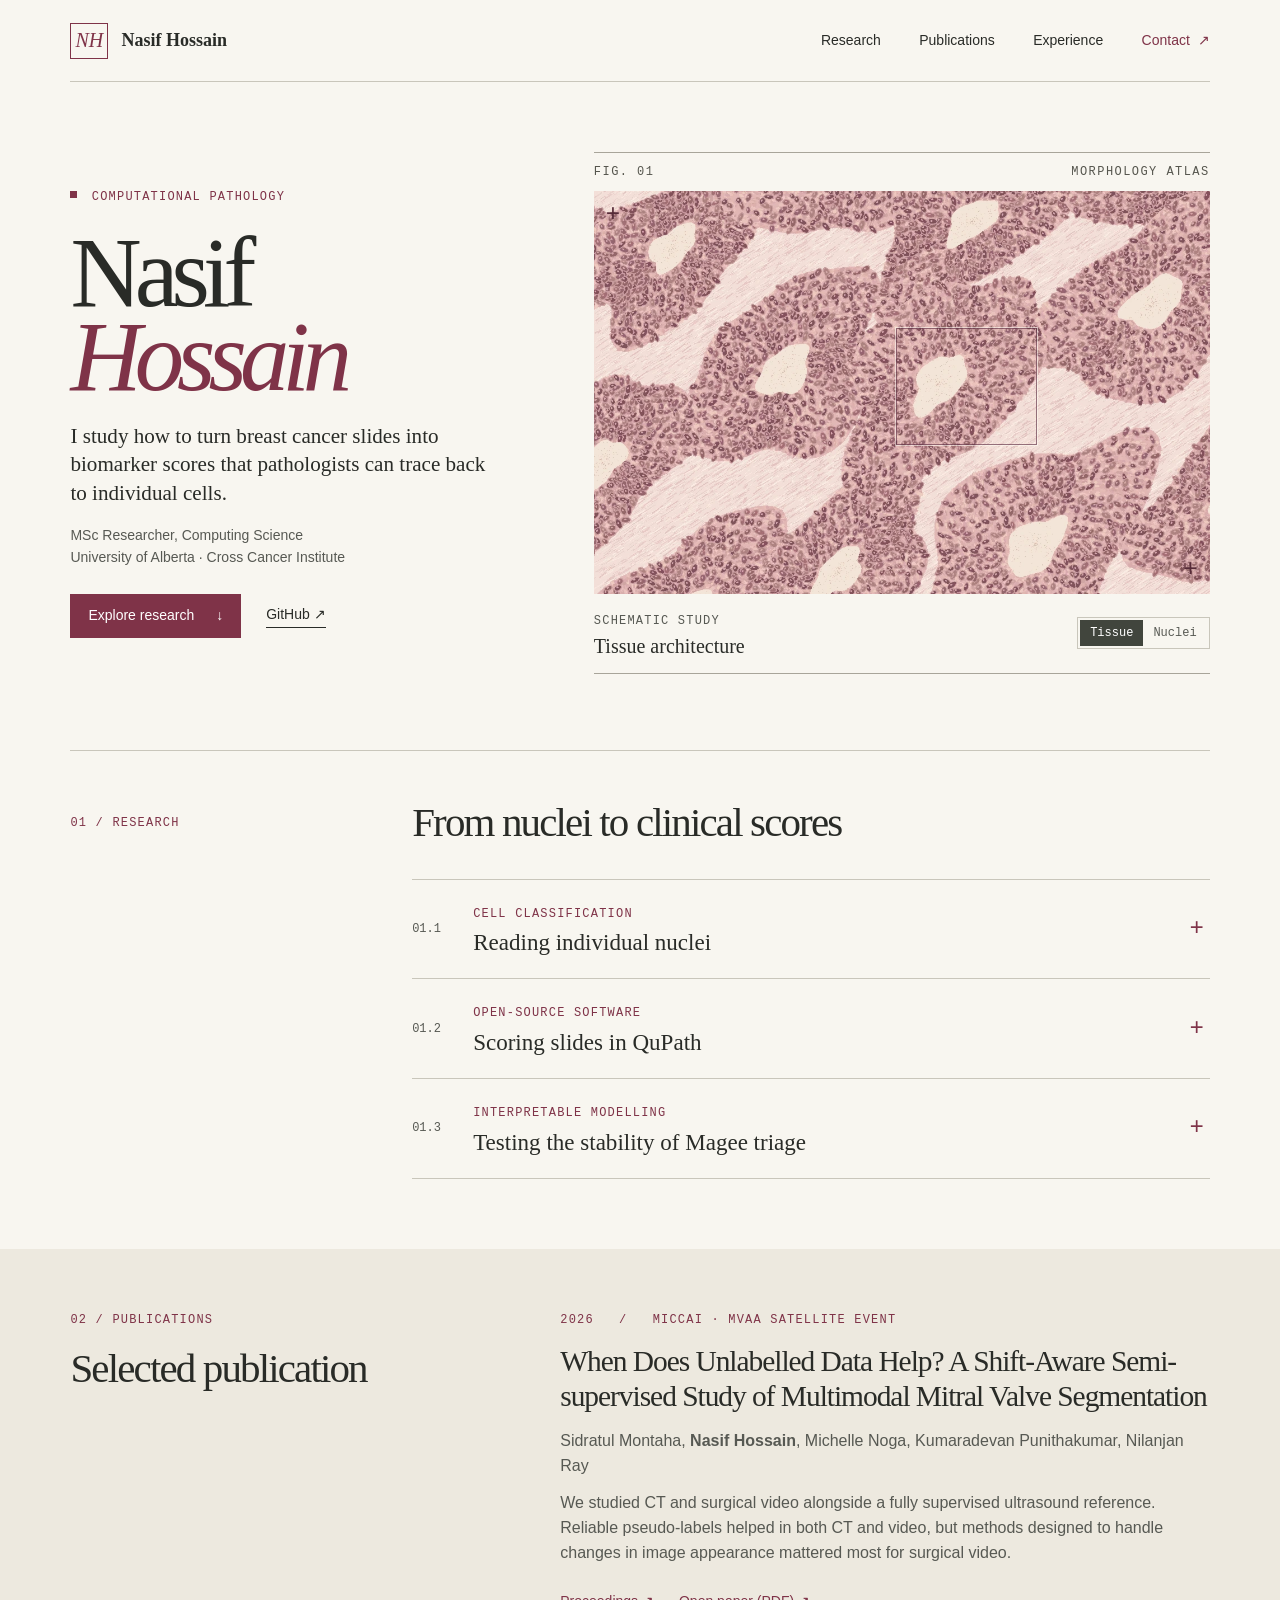
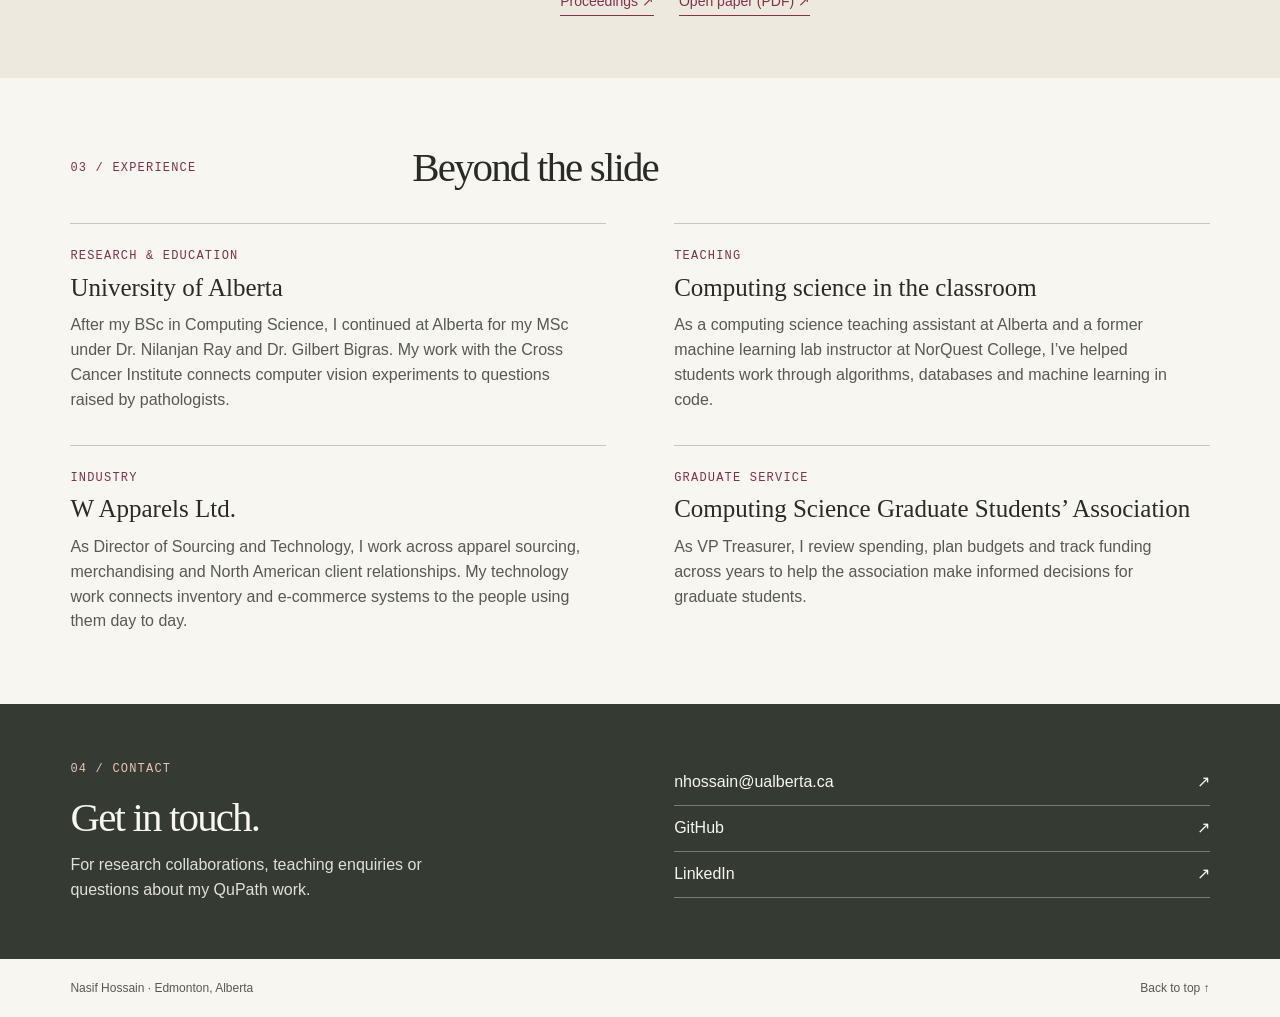
<file: index.html>
<!doctype html>
<html lang="en-CA"><head>
<meta charset="utf-8"><meta name="viewport" content="width=device-width,initial-scale=1">
<title>Nasif Hossain | Computational Pathology</title>
<meta name="description" content="Nasif Hossain's research in computational pathology, from classifying individual nuclei to building inspectable breast cancer scoring tools in QuPath.">
<link rel="icon" href="data:,"><link rel="stylesheet" href="./base.css"><link rel="stylesheet" href="./style.css"><script src="./plate.js" defer></script>
</head><body id="top"><a class="skip" href="#main">Skip to content</a>
<header class="wrap"><a class="brand" href="#top"><span class="monogram">NH</span> Nasif Hossain</a><nav aria-label="Primary"><a href="#research">Research</a><a href="#publications">Publications</a><a href="#experience">Experience</a><a href="#contact">Contact&nbsp; ↗</a></nav></header>
<main id="main">
<section class="hero wrap" aria-labelledby="name"><div class="intro">
<div class="label"><span class="dot"></span> Computational pathology</div>
<h1 id="name">Nasif<br><i>Hossain</i></h1>
<p class="lead">I study how to turn breast cancer slides into biomarker scores that pathologists can trace back to individual cells.</p>
<p class="affil">MSc Researcher, Computing Science<br>University of Alberta · Cross Cancer Institute</p>
<div class="actions"><a class="button" href="#research">Explore research <span>↓</span></a><a class="textlink" href="https://github.com/nasif92" target="_blank" rel="noopener noreferrer">GitHub ↗</a></div>
</div><figure class="plate"><div class="platehead"><span>FIG. 01</span><span>MORPHOLOGY ATLAS</span></div>
<div class="frame"><img id="plate-image" width="1100" height="740" src="./assets/tissue.webp" alt="Illustration of gland-like tissue structures, with rose-coloured nuclei surrounding pale lumina."><span class="cross tl">+</span><span class="cross br">+</span><span class="roi" aria-hidden="true"></span></div>
<figcaption><div><span class="label">Schematic study</span><strong id="plate-title">Tissue architecture</strong></div><div class="switch" hidden aria-label="Illustration layer" role="group"><button data-layer="tissue" aria-pressed="true">Tissue</button><button data-layer="nuclei" aria-pressed="false">Nuclei</button></div></figcaption>
</figure></section>
<section class="wrap content" id="research"><div class="sectionhead"><div class="label">01 / Research</div><h2>From nuclei to clinical scores</h2></div>
<div class="projects">
<details><summary><span class="seq">01.1</span><span><small>Cell classification</small><strong>Reading individual nuclei</strong></span><span class="plus"></span></summary><div class="detail"><p>I benchmarked StarDist and Cellpose for nucleus detection and trained a classifier against pathologist annotations. It uses measurements a reviewer can inspect: a nucleus’s shape, staining intensity and relationship to nearby cells.</p><p>My next question is what image texture adds to those measurements. I’m investigating how to combine learned representations with handcrafted features across stains and magnifications, particularly when only a small fraction of nuclei have expert labels.</p></div></details>
<details><summary><span class="seq">01.2</span><span><small>Open-source software</small><strong>Scoring slides in QuPath</strong></span><span class="plus"></span></summary><div class="detail"><p>I built tools that bring segmentation outputs into QuPath and support two scoring workflows: PD-L1 Combined Positive Score and Magee equation calculations. Keeping the detections on the slide lets a pathologist inspect the cells behind a score.</p><a class="textlink" href="https://github.com/nasif92/qupath" target="_blank" rel="noopener noreferrer">Explore my QuPath fork ↗</a></div></details>
<details><summary><span class="seq">01.3</span><span><small>Interpretable modelling</small><strong>Testing the stability of Magee triage</strong></span><span class="plus"></span></summary><div class="detail"><p>When two versions of a pipeline give different results, which changes actually matter? I study how variations in ER, PR and Ki-67 measurements affect Magee-based triage for Oncotype DX testing.</p><p>I’m exploring decision trees as a way to show where a change in a biomarker measurement might change a triage decision. This is a research tool, not a clinical recommendation.</p></div></details>
</div></section>
<section class="pubband" id="publications"><div class="wrap pubgrid"><div><div class="label">02 / Publications</div><h2>Selected publication</h2></div><article><div class="label">2026 &nbsp; / &nbsp; MICCAI · MVAA satellite event</div><h3><a href="https://papers.miccai.org/miccai-2026-sat/MVAA_101.html" target="_blank" rel="noopener noreferrer">When Does Unlabelled Data Help? A Shift-Aware Semi-supervised Study of Multimodal Mitral Valve Segmentation</a></h3>
<p>Sidratul Montaha, <b>Nasif Hossain</b>, Michelle Noga, Kumaradevan Punithakumar, Nilanjan Ray</p>
<p>We studied CT and surgical video alongside a fully supervised ultrasound reference. Reliable pseudo-labels helped in both CT and video, but methods designed to handle changes in image appearance mattered most for surgical video.</p>
<div class="actions"><a class="textlink" href="https://papers.miccai.org/miccai-2026-sat/MVAA_101.html" target="_blank" rel="noopener noreferrer">Proceedings ↗</a><a class="textlink" href="https://papers.miccai.org/miccai-2026-sat/paper/MVAA_101.pdf" target="_blank" rel="noopener noreferrer">Open paper (PDF) ↗</a></div></article></div></section>
<section class="wrap content" id="experience"><div class="sectionhead"><div class="label">03 / Experience</div><h2>Beyond the slide</h2></div>
<div class="roles"><article><small>Research &amp; education</small><h3>University of Alberta</h3><p>After my BSc in Computing Science, I continued at Alberta for my MSc under Dr. Nilanjan Ray and Dr. Gilbert Bigras. My work with the Cross Cancer Institute connects computer vision experiments to questions raised by pathologists.</p></article>
<article><small>Teaching</small><h3>Computing science in the classroom</h3><p>As a computing science teaching assistant at Alberta and a former machine learning lab instructor at NorQuest College, I’ve helped students work through algorithms, databases and machine learning in code.</p></article>
<article><small>Industry</small><h3>W Apparels Ltd.</h3><p>As Director of Sourcing and Technology, I work across apparel sourcing, merchandising and North American client relationships. My technology work connects inventory and e-commerce systems to the people using them day to day.</p></article>
<article><small>Graduate service</small><h3>Computing Science Graduate Students’ Association</h3><p>As VP Treasurer, I review spending, plan budgets and track funding across years to help the association make informed decisions for graduate students.</p></article></div></section>
<section class="contact" id="contact"><div class="wrap contactgrid"><div><div class="label">04 / Contact</div><h2>Get in touch.</h2><p>For research collaborations, teaching enquiries or questions about my QuPath work.</p></div><div class="contactlinks"><a href="mailto:nhossain@ualberta.ca">nhossain@ualberta.ca <span>↗</span></a><a href="https://github.com/nasif92" target="_blank" rel="noopener noreferrer">GitHub <span>↗</span></a><a href="https://www.linkedin.com/in/nasif-ualberta" target="_blank" rel="noopener noreferrer">LinkedIn <span>↗</span></a></div></div></section>
</main><footer class="wrap"><span>Nasif Hossain · Edmonton, Alberta</span><a href="#top">Back to top ↑</a></footer></body></html>
</file>
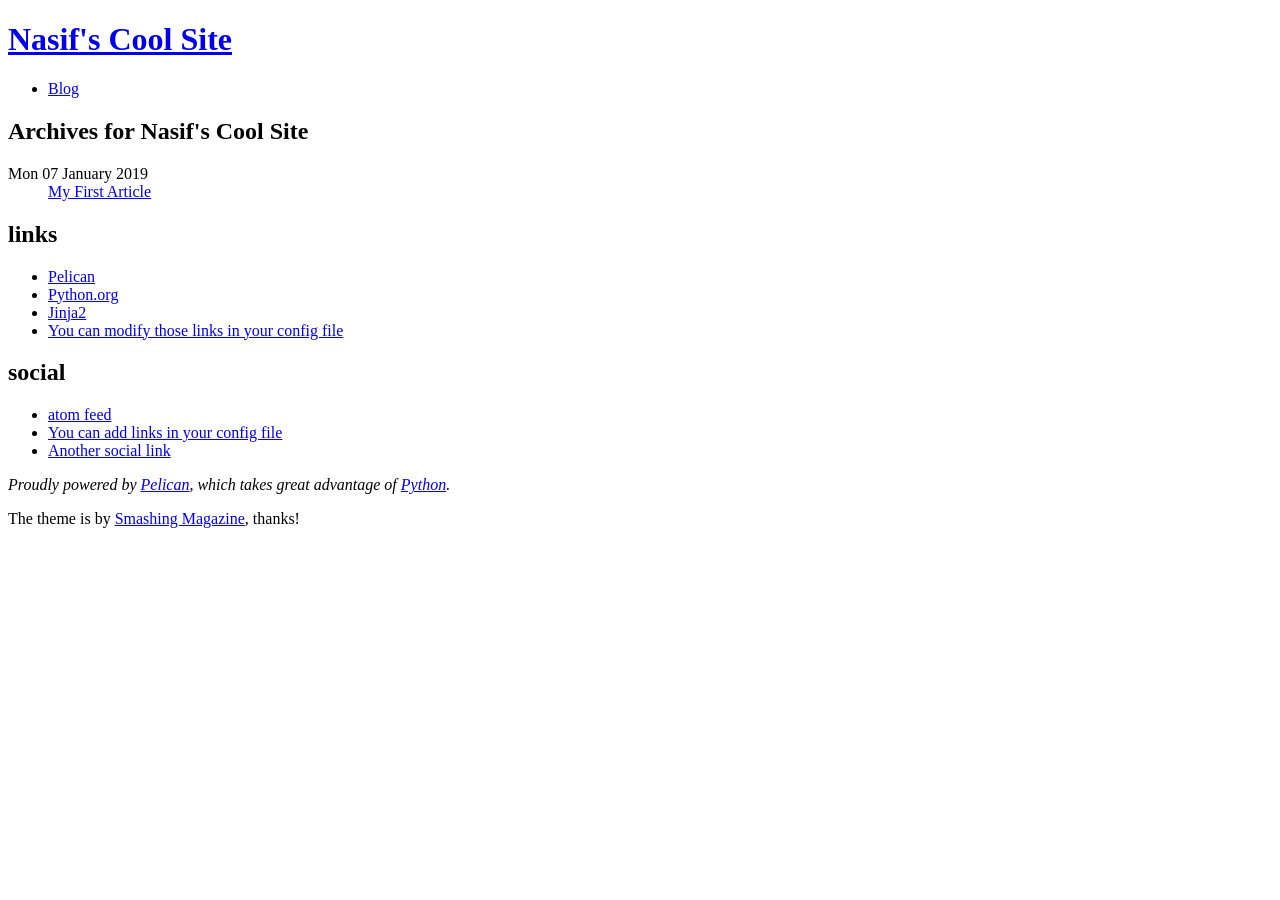
<file: docs/archives.html>
<!DOCTYPE html>
<html lang="english">
<head>
        <meta charset="utf-8" />
        <meta name="viewport" content="width=device-width, initial-scale=1.0" />
        <meta name="generator" content="Pelican" />
        <title>Nasif's Cool Site</title>
        <link rel="stylesheet" href="https://nasif92.github.io/-nasif92-.github.io/theme/css/main.css" />
        <link href="https://nasif92.github.io/-nasif92-.github.io/feeds/all.atom.xml" type="application/atom+xml" rel="alternate" title="Nasif's Cool Site Atom Feed" />
</head>

<body id="index" class="home">
        <header id="banner" class="body">
                <h1><a href="https://nasif92.github.io/-nasif92-.github.io/">Nasif's Cool Site</a></h1>
                <nav><ul>
                    <li><a href="https://nasif92.github.io/-nasif92-.github.io/category/blog.html">Blog</a></li>
                </ul></nav>
        </header><!-- /#banner -->
<section id="content" class="body">
<h1>Archives for Nasif's Cool Site</h1>

<dl>
    <dt>Mon 07 January 2019</dt>
    <dd><a href="https://nasif92.github.io/-nasif92-.github.io/my-first-article.html">My First Article</a></dd>
</dl>
</section>
        <section id="extras" class="body">
                <div class="blogroll">
                        <h2>links</h2>
                        <ul>
                            <li><a href="https://getpelican.com/">Pelican</a></li>
                            <li><a href="https://www.python.org/">Python.org</a></li>
                            <li><a href="https://palletsprojects.com/p/jinja/">Jinja2</a></li>
                            <li><a href="#">You can modify those links in your config file</a></li>
                        </ul>
                </div><!-- /.blogroll -->
                <div class="social">
                        <h2>social</h2>
                        <ul>
                            <li><a href="https://nasif92.github.io/-nasif92-.github.io/feeds/all.atom.xml" type="application/atom+xml" rel="alternate">atom feed</a></li>

                            <li><a href="#">You can add links in your config file</a></li>
                            <li><a href="#">Another social link</a></li>
                        </ul>
                </div><!-- /.social -->
        </section><!-- /#extras -->

        <footer id="contentinfo" class="body">
                <address id="about" class="vcard body">
                Proudly powered by <a href="https://getpelican.com/">Pelican</a>, which takes great advantage of <a href="https://www.python.org/">Python</a>.
                </address><!-- /#about -->

                <p>The theme is by <a href="https://www.smashingmagazine.com/2009/08/designing-a-html-5-layout-from-scratch/">Smashing Magazine</a>, thanks!</p>
        </footer><!-- /#contentinfo -->

</body>
</html>
</file>
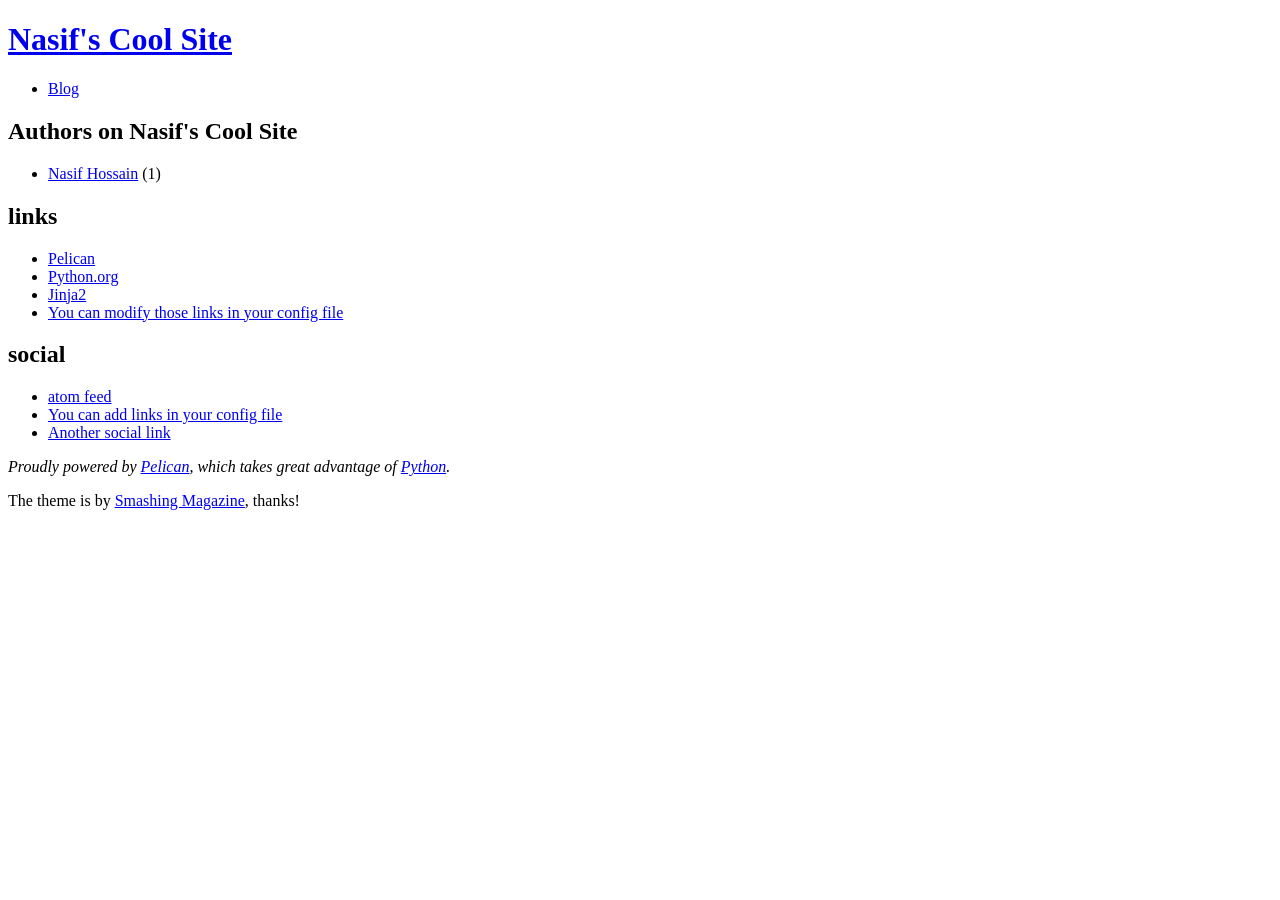
<file: docs/authors.html>
<!DOCTYPE html>
<html lang="english">
<head>
        <meta charset="utf-8" />
        <meta name="viewport" content="width=device-width, initial-scale=1.0" />
        <meta name="generator" content="Pelican" />
        <title>Nasif's Cool Site - Authors</title>
        <link rel="stylesheet" href="https://nasif92.github.io/-nasif92-.github.io/theme/css/main.css" />
        <link href="https://nasif92.github.io/-nasif92-.github.io/feeds/all.atom.xml" type="application/atom+xml" rel="alternate" title="Nasif's Cool Site Atom Feed" />
</head>

<body id="index" class="home">
        <header id="banner" class="body">
                <h1><a href="https://nasif92.github.io/-nasif92-.github.io/">Nasif's Cool Site</a></h1>
                <nav><ul>
                    <li><a href="https://nasif92.github.io/-nasif92-.github.io/category/blog.html">Blog</a></li>
                </ul></nav>
        </header><!-- /#banner -->

<section id="content" class="body">
    <h1>Authors on Nasif's Cool Site</h1>
    <ul>
        <li><a href="https://nasif92.github.io/-nasif92-.github.io/author/nasif-hossain.html">Nasif Hossain</a> (1)</li>
    </ul>
</section>

        <section id="extras" class="body">
                <div class="blogroll">
                        <h2>links</h2>
                        <ul>
                            <li><a href="https://getpelican.com/">Pelican</a></li>
                            <li><a href="https://www.python.org/">Python.org</a></li>
                            <li><a href="https://palletsprojects.com/p/jinja/">Jinja2</a></li>
                            <li><a href="#">You can modify those links in your config file</a></li>
                        </ul>
                </div><!-- /.blogroll -->
                <div class="social">
                        <h2>social</h2>
                        <ul>
                            <li><a href="https://nasif92.github.io/-nasif92-.github.io/feeds/all.atom.xml" type="application/atom+xml" rel="alternate">atom feed</a></li>

                            <li><a href="#">You can add links in your config file</a></li>
                            <li><a href="#">Another social link</a></li>
                        </ul>
                </div><!-- /.social -->
        </section><!-- /#extras -->

        <footer id="contentinfo" class="body">
                <address id="about" class="vcard body">
                Proudly powered by <a href="https://getpelican.com/">Pelican</a>, which takes great advantage of <a href="https://www.python.org/">Python</a>.
                </address><!-- /#about -->

                <p>The theme is by <a href="https://www.smashingmagazine.com/2009/08/designing-a-html-5-layout-from-scratch/">Smashing Magazine</a>, thanks!</p>
        </footer><!-- /#contentinfo -->

</body>
</html>
</file>
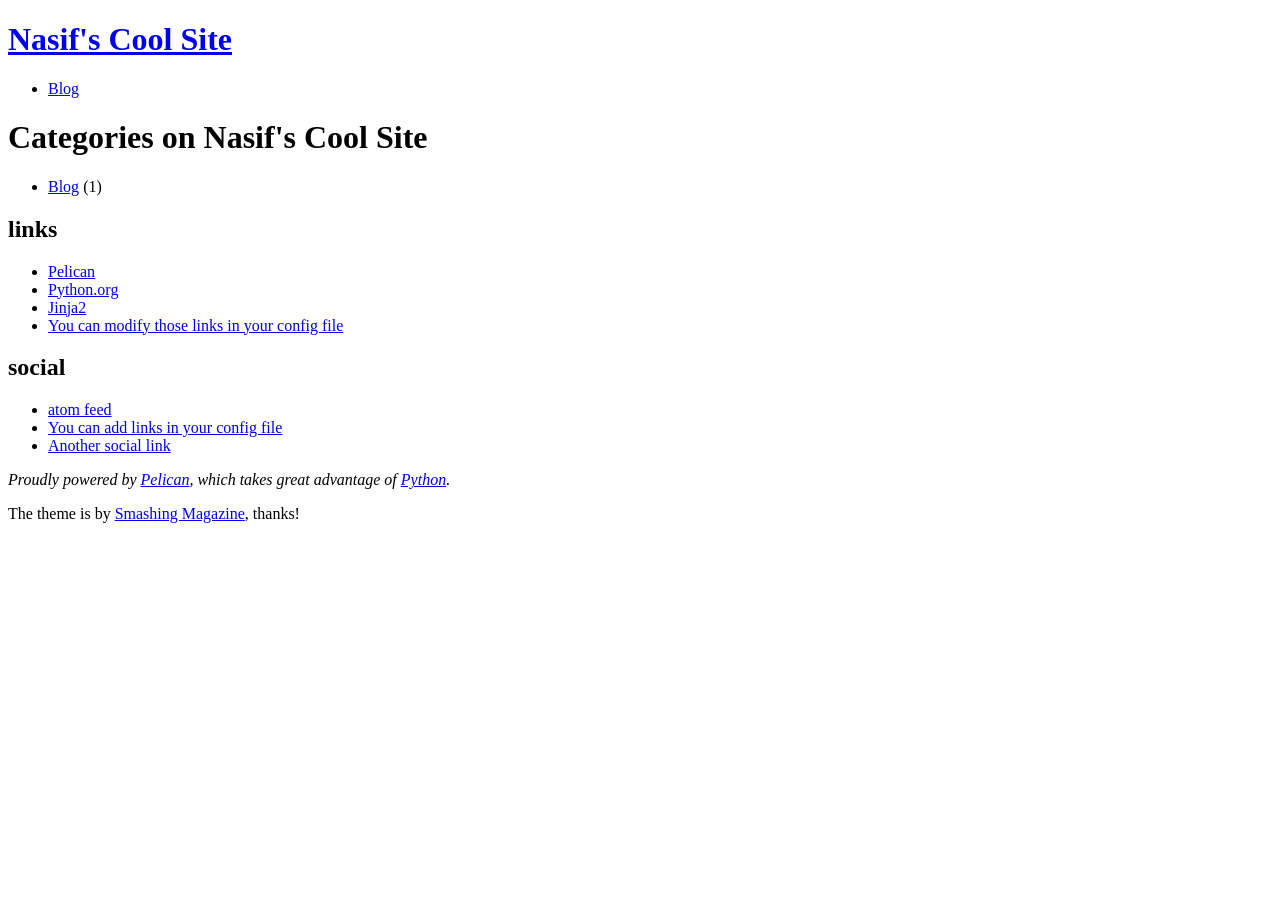
<file: docs/categories.html>
<!DOCTYPE html>
<html lang="english">
<head>
        <meta charset="utf-8" />
        <meta name="viewport" content="width=device-width, initial-scale=1.0" />
        <meta name="generator" content="Pelican" />
        <title>Nasif's Cool Site - Categories</title>
        <link rel="stylesheet" href="https://nasif92.github.io/-nasif92-.github.io/theme/css/main.css" />
        <link href="https://nasif92.github.io/-nasif92-.github.io/feeds/all.atom.xml" type="application/atom+xml" rel="alternate" title="Nasif's Cool Site Atom Feed" />
</head>

<body id="index" class="home">
        <header id="banner" class="body">
                <h1><a href="https://nasif92.github.io/-nasif92-.github.io/">Nasif's Cool Site</a></h1>
                <nav><ul>
                    <li><a href="https://nasif92.github.io/-nasif92-.github.io/category/blog.html">Blog</a></li>
                </ul></nav>
        </header><!-- /#banner -->
    <h1>Categories on Nasif's Cool Site</h1>
    <ul>
        <li><a href="https://nasif92.github.io/-nasif92-.github.io/category/blog.html">Blog</a> (1)</li>
    </ul>
        <section id="extras" class="body">
                <div class="blogroll">
                        <h2>links</h2>
                        <ul>
                            <li><a href="https://getpelican.com/">Pelican</a></li>
                            <li><a href="https://www.python.org/">Python.org</a></li>
                            <li><a href="https://palletsprojects.com/p/jinja/">Jinja2</a></li>
                            <li><a href="#">You can modify those links in your config file</a></li>
                        </ul>
                </div><!-- /.blogroll -->
                <div class="social">
                        <h2>social</h2>
                        <ul>
                            <li><a href="https://nasif92.github.io/-nasif92-.github.io/feeds/all.atom.xml" type="application/atom+xml" rel="alternate">atom feed</a></li>

                            <li><a href="#">You can add links in your config file</a></li>
                            <li><a href="#">Another social link</a></li>
                        </ul>
                </div><!-- /.social -->
        </section><!-- /#extras -->

        <footer id="contentinfo" class="body">
                <address id="about" class="vcard body">
                Proudly powered by <a href="https://getpelican.com/">Pelican</a>, which takes great advantage of <a href="https://www.python.org/">Python</a>.
                </address><!-- /#about -->

                <p>The theme is by <a href="https://www.smashingmagazine.com/2009/08/designing-a-html-5-layout-from-scratch/">Smashing Magazine</a>, thanks!</p>
        </footer><!-- /#contentinfo -->

</body>
</html>
</file>
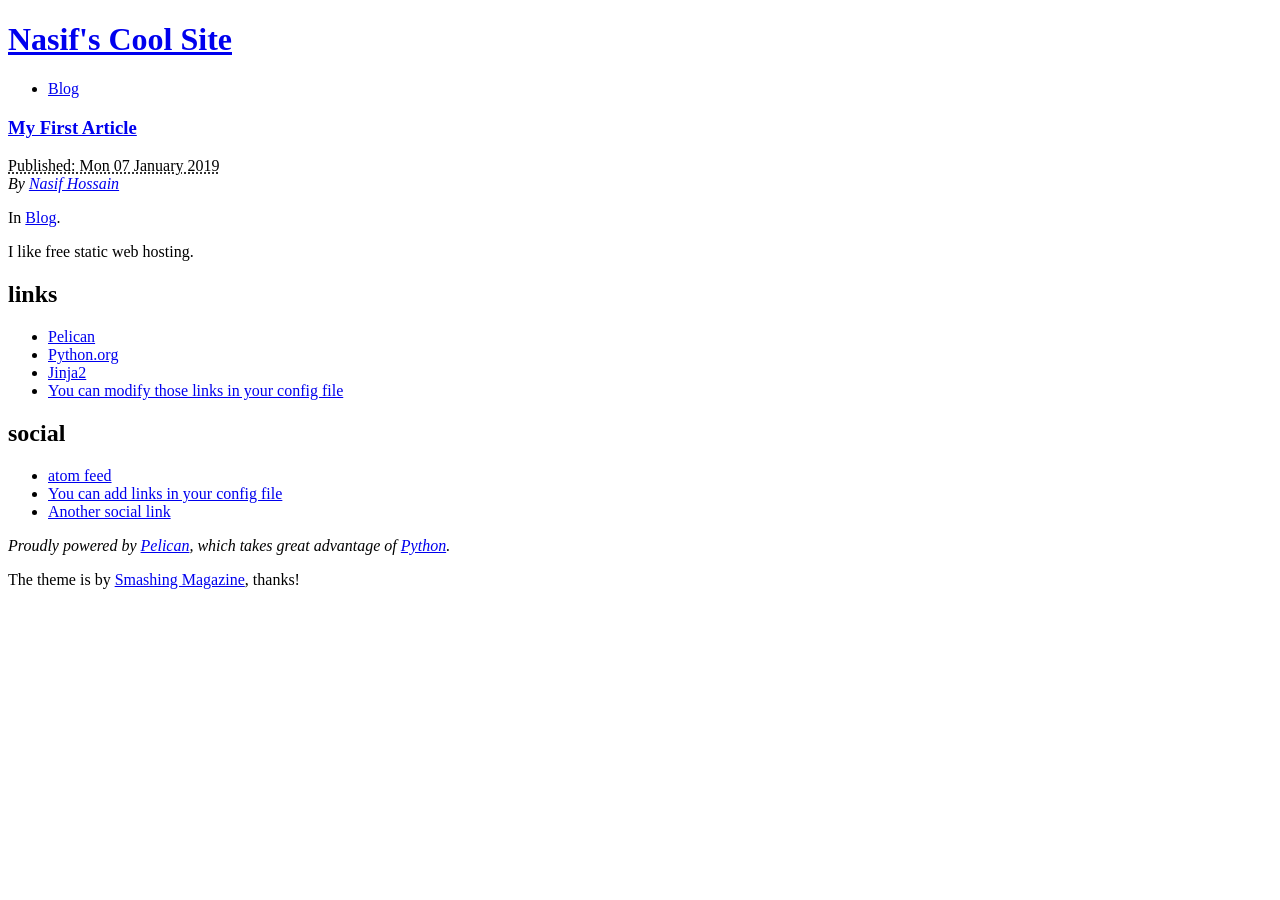
<file: docs/my-first-article.html>
<!DOCTYPE html>
<html lang="english">
<head>
        <meta charset="utf-8" />
        <meta name="viewport" content="width=device-width, initial-scale=1.0" />
        <meta name="generator" content="Pelican" />
        <title>My First Article</title>
        <link rel="stylesheet" href="https://nasif92.github.io/-nasif92-.github.io/theme/css/main.css" />
        <link href="https://nasif92.github.io/-nasif92-.github.io/feeds/all.atom.xml" type="application/atom+xml" rel="alternate" title="Nasif's Cool Site Atom Feed" />
        <meta name="description" content="I like free static web hosting." />
</head>

<body id="index" class="home">
        <header id="banner" class="body">
                <h1><a href="https://nasif92.github.io/-nasif92-.github.io/">Nasif's Cool Site</a></h1>
                <nav><ul>
                    <li class="active"><a href="https://nasif92.github.io/-nasif92-.github.io/category/blog.html">Blog</a></li>
                </ul></nav>
        </header><!-- /#banner -->
<section id="content" class="body">
  <article>
    <header>
      <h1 class="entry-title">
        <a href="https://nasif92.github.io/-nasif92-.github.io/my-first-article.html" rel="bookmark"
           title="Permalink to My First Article">My First Article</a></h1>
    </header>

    <div class="entry-content">
<footer class="post-info">
        <abbr class="published" title="2019-01-07T08:00:00-07:00">
                Published: Mon 07 January 2019
        </abbr>

        <address class="vcard author">
                By                         <a class="url fn" href="https://nasif92.github.io/-nasif92-.github.io/author/nasif-hossain.html">Nasif Hossain</a>
        </address>
<p>In <a href="https://nasif92.github.io/-nasif92-.github.io/category/blog.html">Blog</a>.</p>

</footer><!-- /.post-info -->      <p>I like free static web hosting.</p>
    </div><!-- /.entry-content -->

  </article>
</section>
        <section id="extras" class="body">
                <div class="blogroll">
                        <h2>links</h2>
                        <ul>
                            <li><a href="https://getpelican.com/">Pelican</a></li>
                            <li><a href="https://www.python.org/">Python.org</a></li>
                            <li><a href="https://palletsprojects.com/p/jinja/">Jinja2</a></li>
                            <li><a href="#">You can modify those links in your config file</a></li>
                        </ul>
                </div><!-- /.blogroll -->
                <div class="social">
                        <h2>social</h2>
                        <ul>
                            <li><a href="https://nasif92.github.io/-nasif92-.github.io/feeds/all.atom.xml" type="application/atom+xml" rel="alternate">atom feed</a></li>

                            <li><a href="#">You can add links in your config file</a></li>
                            <li><a href="#">Another social link</a></li>
                        </ul>
                </div><!-- /.social -->
        </section><!-- /#extras -->

        <footer id="contentinfo" class="body">
                <address id="about" class="vcard body">
                Proudly powered by <a href="https://getpelican.com/">Pelican</a>, which takes great advantage of <a href="https://www.python.org/">Python</a>.
                </address><!-- /#about -->

                <p>The theme is by <a href="https://www.smashingmagazine.com/2009/08/designing-a-html-5-layout-from-scratch/">Smashing Magazine</a>, thanks!</p>
        </footer><!-- /#contentinfo -->

</body>
</html>
</file>
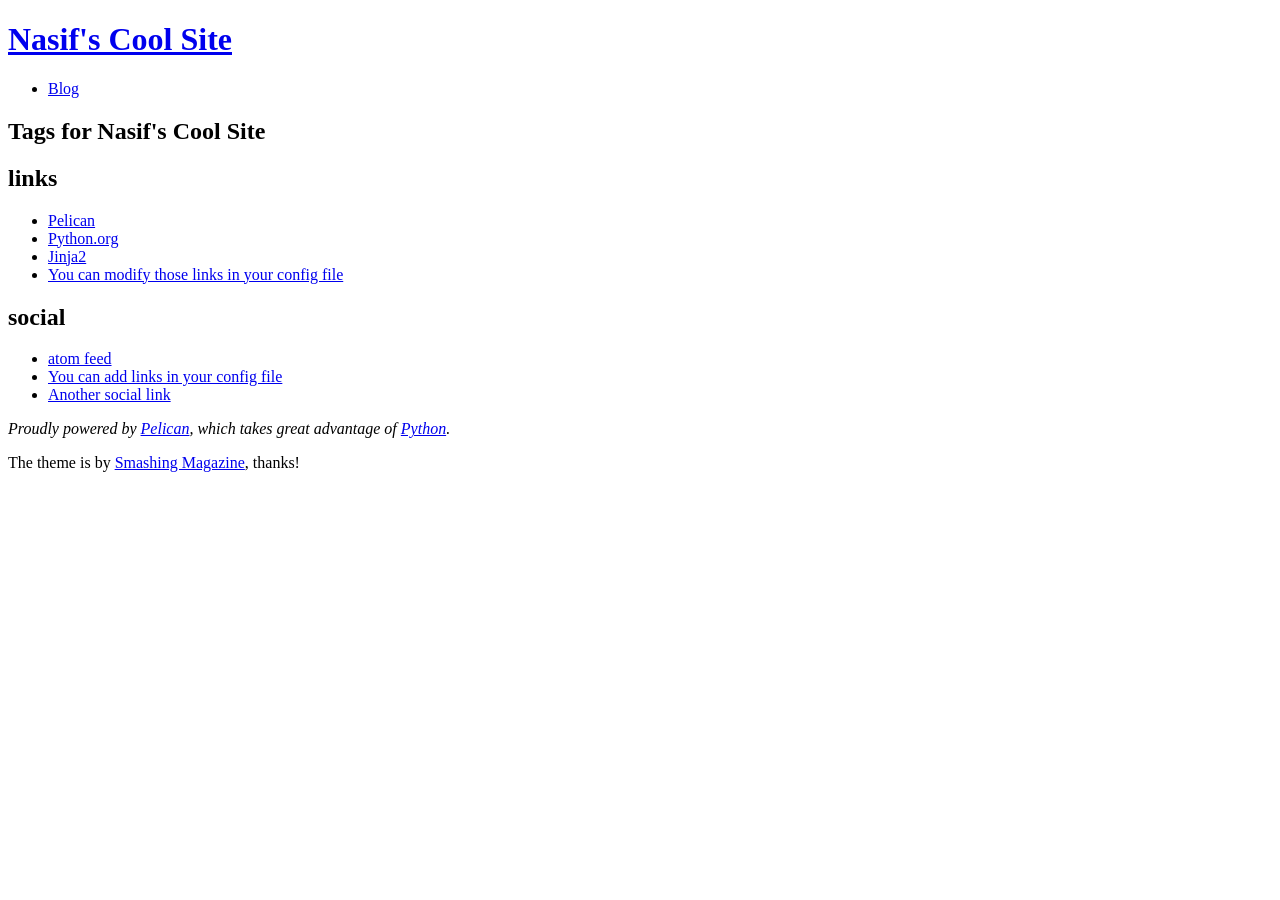
<file: docs/tags.html>
<!DOCTYPE html>
<html lang="english">
<head>
        <meta charset="utf-8" />
        <meta name="viewport" content="width=device-width, initial-scale=1.0" />
        <meta name="generator" content="Pelican" />
        <title>Nasif's Cool Site - Tags</title>
        <link rel="stylesheet" href="https://nasif92.github.io/-nasif92-.github.io/theme/css/main.css" />
        <link href="https://nasif92.github.io/-nasif92-.github.io/feeds/all.atom.xml" type="application/atom+xml" rel="alternate" title="Nasif's Cool Site Atom Feed" />
</head>

<body id="index" class="home">
        <header id="banner" class="body">
                <h1><a href="https://nasif92.github.io/-nasif92-.github.io/">Nasif's Cool Site</a></h1>
                <nav><ul>
                    <li><a href="https://nasif92.github.io/-nasif92-.github.io/category/blog.html">Blog</a></li>
                </ul></nav>
        </header><!-- /#banner -->

<section id="content" class="body">
    <h1>Tags for Nasif's Cool Site</h1>
    <ul>
    </ul>
</section>

        <section id="extras" class="body">
                <div class="blogroll">
                        <h2>links</h2>
                        <ul>
                            <li><a href="https://getpelican.com/">Pelican</a></li>
                            <li><a href="https://www.python.org/">Python.org</a></li>
                            <li><a href="https://palletsprojects.com/p/jinja/">Jinja2</a></li>
                            <li><a href="#">You can modify those links in your config file</a></li>
                        </ul>
                </div><!-- /.blogroll -->
                <div class="social">
                        <h2>social</h2>
                        <ul>
                            <li><a href="https://nasif92.github.io/-nasif92-.github.io/feeds/all.atom.xml" type="application/atom+xml" rel="alternate">atom feed</a></li>

                            <li><a href="#">You can add links in your config file</a></li>
                            <li><a href="#">Another social link</a></li>
                        </ul>
                </div><!-- /.social -->
        </section><!-- /#extras -->

        <footer id="contentinfo" class="body">
                <address id="about" class="vcard body">
                Proudly powered by <a href="https://getpelican.com/">Pelican</a>, which takes great advantage of <a href="https://www.python.org/">Python</a>.
                </address><!-- /#about -->

                <p>The theme is by <a href="https://www.smashingmagazine.com/2009/08/designing-a-html-5-layout-from-scratch/">Smashing Magazine</a>, thanks!</p>
        </footer><!-- /#contentinfo -->

</body>
</html>
</file>
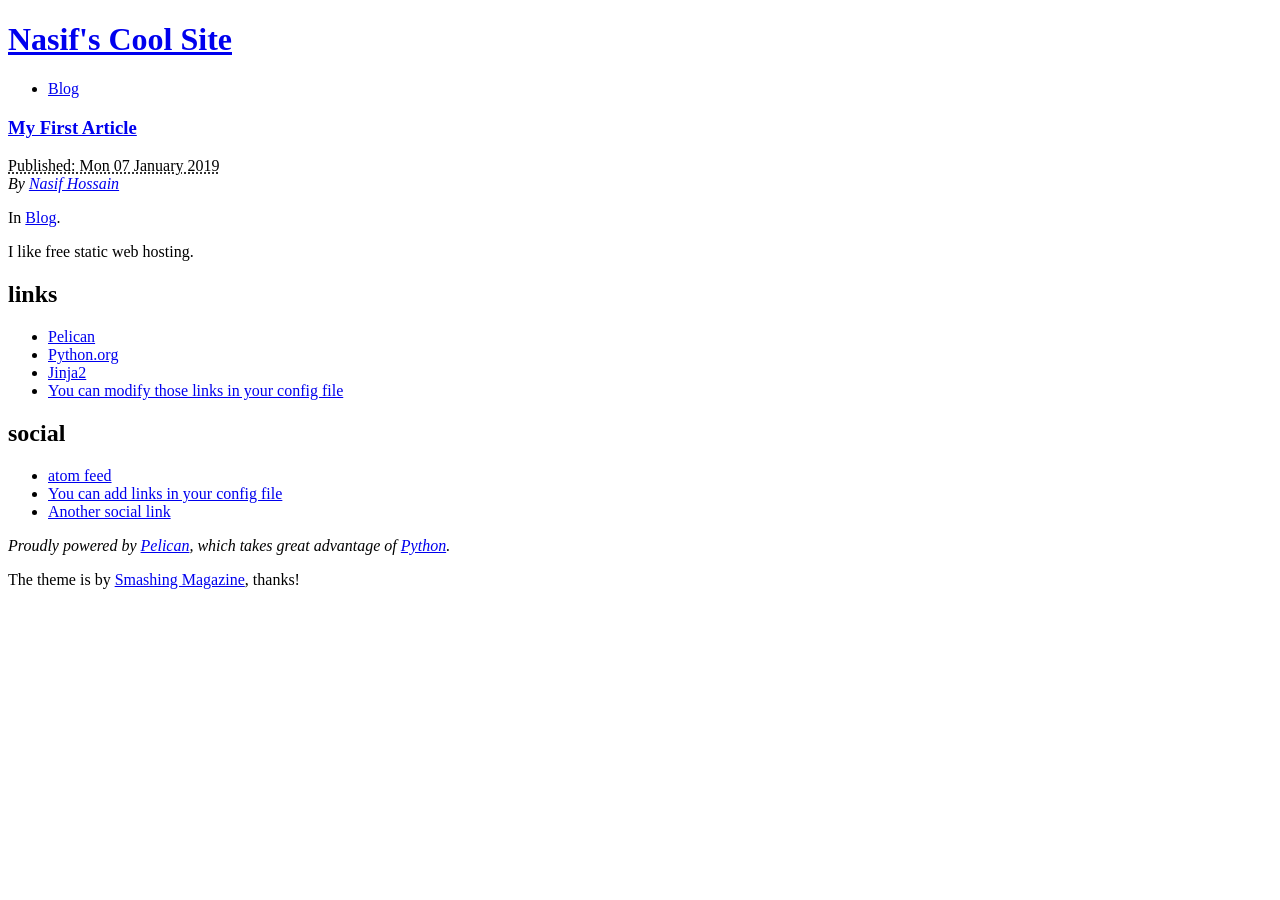
<file: docs/author/nasif-hossain.html>
<!DOCTYPE html>
<html lang="english">
<head>
        <meta charset="utf-8" />
        <meta name="viewport" content="width=device-width, initial-scale=1.0" />
        <meta name="generator" content="Pelican" />
        <title>Nasif's Cool Site - Nasif Hossain</title>
        <link rel="stylesheet" href="https://nasif92.github.io/-nasif92-.github.io/theme/css/main.css" />
        <link href="https://nasif92.github.io/-nasif92-.github.io/feeds/all.atom.xml" type="application/atom+xml" rel="alternate" title="Nasif's Cool Site Atom Feed" />
</head>

<body id="index" class="home">
        <header id="banner" class="body">
                <h1><a href="https://nasif92.github.io/-nasif92-.github.io/">Nasif's Cool Site</a></h1>
                <nav><ul>
                    <li><a href="https://nasif92.github.io/-nasif92-.github.io/category/blog.html">Blog</a></li>
                </ul></nav>
        </header><!-- /#banner -->

            <aside id="featured" class="body">
                <article>
                    <h1 class="entry-title"><a href="https://nasif92.github.io/-nasif92-.github.io/my-first-article.html">My First Article</a></h1>
<footer class="post-info">
        <abbr class="published" title="2019-01-07T08:00:00-07:00">
                Published: Mon 07 January 2019
        </abbr>

        <address class="vcard author">
                By                         <a class="url fn" href="https://nasif92.github.io/-nasif92-.github.io/author/nasif-hossain.html">Nasif Hossain</a>
        </address>
<p>In <a href="https://nasif92.github.io/-nasif92-.github.io/category/blog.html">Blog</a>.</p>

</footer><!-- /.post-info --><p>I like free static web hosting.</p>                </article>
            </aside><!-- /#featured -->
        <section id="extras" class="body">
                <div class="blogroll">
                        <h2>links</h2>
                        <ul>
                            <li><a href="https://getpelican.com/">Pelican</a></li>
                            <li><a href="https://www.python.org/">Python.org</a></li>
                            <li><a href="https://palletsprojects.com/p/jinja/">Jinja2</a></li>
                            <li><a href="#">You can modify those links in your config file</a></li>
                        </ul>
                </div><!-- /.blogroll -->
                <div class="social">
                        <h2>social</h2>
                        <ul>
                            <li><a href="https://nasif92.github.io/-nasif92-.github.io/feeds/all.atom.xml" type="application/atom+xml" rel="alternate">atom feed</a></li>

                            <li><a href="#">You can add links in your config file</a></li>
                            <li><a href="#">Another social link</a></li>
                        </ul>
                </div><!-- /.social -->
        </section><!-- /#extras -->

        <footer id="contentinfo" class="body">
                <address id="about" class="vcard body">
                Proudly powered by <a href="https://getpelican.com/">Pelican</a>, which takes great advantage of <a href="https://www.python.org/">Python</a>.
                </address><!-- /#about -->

                <p>The theme is by <a href="https://www.smashingmagazine.com/2009/08/designing-a-html-5-layout-from-scratch/">Smashing Magazine</a>, thanks!</p>
        </footer><!-- /#contentinfo -->

</body>
</html>
</file>
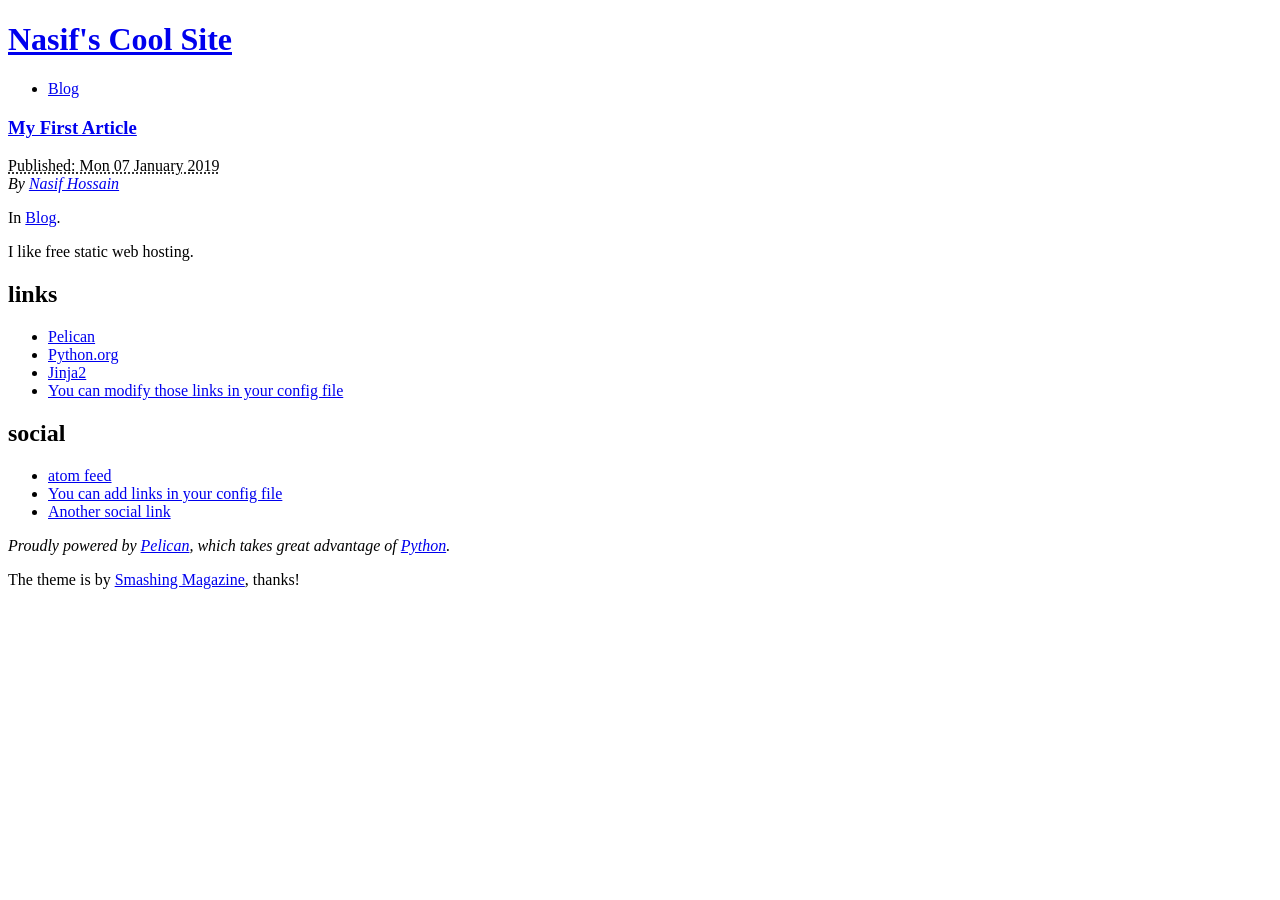
<file: docs/category/blog.html>
<!DOCTYPE html>
<html lang="english">
<head>
        <meta charset="utf-8" />
        <meta name="viewport" content="width=device-width, initial-scale=1.0" />
        <meta name="generator" content="Pelican" />
        <title>Nasif's Cool Site - Blog</title>
        <link rel="stylesheet" href="https://nasif92.github.io/-nasif92-.github.io/theme/css/main.css" />
        <link href="https://nasif92.github.io/-nasif92-.github.io/feeds/all.atom.xml" type="application/atom+xml" rel="alternate" title="Nasif's Cool Site Atom Feed" />
</head>

<body id="index" class="home">
        <header id="banner" class="body">
                <h1><a href="https://nasif92.github.io/-nasif92-.github.io/">Nasif's Cool Site</a></h1>
                <nav><ul>
                    <li class="active"><a href="https://nasif92.github.io/-nasif92-.github.io/category/blog.html">Blog</a></li>
                </ul></nav>
        </header><!-- /#banner -->

            <aside id="featured" class="body">
                <article>
                    <h1 class="entry-title"><a href="https://nasif92.github.io/-nasif92-.github.io/my-first-article.html">My First Article</a></h1>
<footer class="post-info">
        <abbr class="published" title="2019-01-07T08:00:00-07:00">
                Published: Mon 07 January 2019
        </abbr>

        <address class="vcard author">
                By                         <a class="url fn" href="https://nasif92.github.io/-nasif92-.github.io/author/nasif-hossain.html">Nasif Hossain</a>
        </address>
<p>In <a href="https://nasif92.github.io/-nasif92-.github.io/category/blog.html">Blog</a>.</p>

</footer><!-- /.post-info --><p>I like free static web hosting.</p>                </article>
            </aside><!-- /#featured -->
        <section id="extras" class="body">
                <div class="blogroll">
                        <h2>links</h2>
                        <ul>
                            <li><a href="https://getpelican.com/">Pelican</a></li>
                            <li><a href="https://www.python.org/">Python.org</a></li>
                            <li><a href="https://palletsprojects.com/p/jinja/">Jinja2</a></li>
                            <li><a href="#">You can modify those links in your config file</a></li>
                        </ul>
                </div><!-- /.blogroll -->
                <div class="social">
                        <h2>social</h2>
                        <ul>
                            <li><a href="https://nasif92.github.io/-nasif92-.github.io/feeds/all.atom.xml" type="application/atom+xml" rel="alternate">atom feed</a></li>

                            <li><a href="#">You can add links in your config file</a></li>
                            <li><a href="#">Another social link</a></li>
                        </ul>
                </div><!-- /.social -->
        </section><!-- /#extras -->

        <footer id="contentinfo" class="body">
                <address id="about" class="vcard body">
                Proudly powered by <a href="https://getpelican.com/">Pelican</a>, which takes great advantage of <a href="https://www.python.org/">Python</a>.
                </address><!-- /#about -->

                <p>The theme is by <a href="https://www.smashingmagazine.com/2009/08/designing-a-html-5-layout-from-scratch/">Smashing Magazine</a>, thanks!</p>
        </footer><!-- /#contentinfo -->

</body>
</html>
</file>
<file: base.css>
:root{--paper:#f8f6f0;--ink:#292b27;--muted:#575953;--rule:#c9c6bb;--wine:#7f3348;--serif:Georgia,"Times New Roman",serif;--sans:Arial,Helvetica,sans-serif;--mono:"Courier New",monospace;--sm:.875rem;--xs:.75rem}
*{box-sizing:border-box}html{scroll-padding-top:1.5rem}body{margin:0;background:var(--paper);color:var(--ink);font:1rem/1.55 var(--sans)}a{color:inherit;text-decoration:none}a:hover{text-decoration:underline;text-underline-offset:.25em}h1,h2,h3,p,figure{margin:0}button{font:inherit;cursor:pointer}button:focus-visible,a:focus-visible,summary:focus-visible{outline:3px solid #b35773;outline-offset:4px}::selection{background:#edc4cb}.skip{position:absolute;top:-100px;padding:.7rem;background:white}.skip:focus{top:0;z-index:2}[hidden]{display:none!important}
</file>
<file: style.css>
.wrap{width:min(1240px,89%);margin:auto}header.wrap{display:flex;align-items:center;justify-content:space-between;border-bottom:1px solid var(--rule);min-height:82px}.brand{display:flex;align-items:center;gap:13px;font:600 18px var(--serif)}.monogram{border:1px solid var(--wine);color:var(--wine);font:italic 20px var(--serif);height:36px;width:38px;display:grid;place-items:center}nav{display:flex;gap:clamp(15px,3vw,44px);align-items:center;font-size:var(--sm)}nav a:last-child{color:var(--wine)}.hero{display:grid;grid-template-columns: .85fr 1.15fr;gap:6%;align-items:center;padding:clamp(46px,5.5vw,84px) 0 clamp(55px,6vw,88px)}.label,small,.seq,.platehead{font:500 var(--xs)/1.5 var(--mono);letter-spacing:.1em;text-transform:uppercase;color:var(--wine)}.dot{background:var(--wine);display:inline-block;width:7px;height:7px;vertical-align:2px;margin-right:6px}.hero h1{font:normal clamp(76px,7.7vw,118px)/.85 var(--serif);letter-spacing:-.07em;margin:25px 0 23px}.hero h1 i{color:var(--wine);font-weight:400}.lead{font:clamp(19px,1.65vw,25px)/1.36 var(--serif);max-width:41ch}.affil{font-size:var(--sm);color:var(--muted);margin-top:17px}.actions{display:flex;align-items:center;gap:25px;flex-wrap:wrap;margin-top:26px}.button{display:inline-flex;align-items:center;gap:22px;background:var(--wine);color:white;padding:11px 18px;font-size:var(--sm)}.button:hover{background:#602434;text-decoration:none}.textlink{font-size:var(--sm);border-bottom:1px solid currentColor;padding-bottom:2px}.plate{border-block:1px solid #a8a59a}.platehead{display:flex;justify-content:space-between;padding:10px 0;color:#56564e;letter-spacing:.12em}.frame{position:relative;background:#efdbd3;overflow:hidden}.frame img{display:block;width:100%;height:auto;aspect-ratio:1.53;object-fit:cover}.cross{position:absolute;font:24px/1 var(--mono);color:#562b38}.tl{top:12px;left:12px}.br{bottom:12px;right:12px}.roi{position:absolute;top:34%;left:49%;width:23%;height:29%;border:1px solid #623448a6;box-shadow:0 0 0 1px #fffbf38c}.plate figcaption{display:flex;justify-content:space-between;align-items:center;padding:13px 0;gap:10px}.plate figcaption .label{color:var(--muted)}.plate strong{display:block;font:20px/1.4 var(--serif)}.switch{display:flex;border:1px solid var(--rule);padding:2px}.switch button{background:transparent;color:var(--muted);border:0;padding:6px 10px;font:12px var(--mono)}.switch button[aria-pressed=true]{background:#41453d;color:white}.content{border-top:1px solid var(--rule);padding:48px 0 70px}.sectionhead{display:grid;grid-template-columns:30% 1fr;align-items:center;margin-bottom:32px}h2{font:clamp(30px,3.2vw,49px)/1.15 var(--serif);letter-spacing:-.045em}.projects{margin-left:30%}details{border-top:1px solid var(--rule)}details:last-child{border-bottom:1px solid var(--rule)}summary{cursor:pointer;list-style:none;display:grid;grid-template-columns:52px 1fr 20px;align-items:center;gap:9px;padding:20px 0}summary::-webkit-details-marker{display:none}.seq{color:var(--muted);letter-spacing:0}summary strong{display:block;font:clamp(20px,1.8vw,27px)/1.3 var(--serif);margin-top:4px}.plus:after{content:'+';color:var(--wine);font:24px var(--mono)}details[open] .plus:after{content:'−'}.detail{padding:0 35px 22px 61px;color:var(--muted);max-width:75ch}.detail p+p,.detail a{margin-top:12px}.detail a{display:inline-block;color:var(--wine)}.pubband{background:#ede9df;padding:62px 0}.pubgrid,.contactgrid{display:grid;grid-template-columns:37% 1fr;gap:6%}.pubgrid h2,.contact h2{margin-top:16px}.pubgrid h3{font:clamp(24px,2.3vw,36px)/1.2 var(--serif);letter-spacing:-.035em;margin:15px 0}.pubgrid p{color:var(--muted);margin:12px 0}.pubgrid .actions{color:var(--wine)}#experience{border:0;padding-top:66px}.roles{display:grid;grid-template-columns:1fr 1fr;gap:32px 6%}.roles article{border-top:1px solid var(--rule);padding-top:18px}.roles h3{font:25px/1.22 var(--serif);margin:6px 0 10px}.roles p{color:var(--muted);max-width:58ch}.contact{background:#353a32;color:var(--paper);padding:56px 0}.contact .label{color:#e7c5ba}.contactgrid{grid-template-columns:1fr 1fr}.contact p{margin-top:12px;max-width:44ch;color:#e2e0d8}.contactlinks a{padding:10px 0;border-bottom:1px solid #777d71;display:flex;justify-content:space-between}footer{display:flex;justify-content:space-between;gap:16px;padding:20px 0;font-size:var(--xs);color:var(--muted)}
@media(max-width:760px){.wrap{width:90%}header.wrap{min-height:72px}.hero{gap:32px;grid-template-columns:1fr;padding:38px 0 42px}.hero h1{font-size:clamp(70px,13vw,95px)}.hero h1 br{display:none}.hero h1 i:before{content:' '}.lead{max-width:47ch}.plate{max-width:650px;width:100%}.sectionhead,.pubgrid,.contactgrid{grid-template-columns:1fr;gap:16px}.projects{margin-left:0}.roles{gap:26px}.pubband,.content,#experience,.contact{padding:38px 0}.pubgrid{gap:28px}}@media(max-width:560px){header.wrap{align-items:flex-start;flex-direction:column;gap:16px;padding:16px 0 12px}nav{gap:0;width:100%;justify-content:space-between;font-size:13px}.hero h1{font-size:clamp(50px,12.9vw,76px);line-height:.97}.hero h1 i:before{content:' '}.hero h1{margin:17px 0}.affil{margin-top:12px}.actions{margin-top:20px}.roles{grid-template-columns:1fr}.sectionhead{margin-bottom:20px}.plate strong{font-size:18px}.detail{padding-left:0}summary{grid-template-columns:35px 1fr 16px}.hero{padding-top:32px}.frame img{aspect-ratio:1.65}}
</file>
